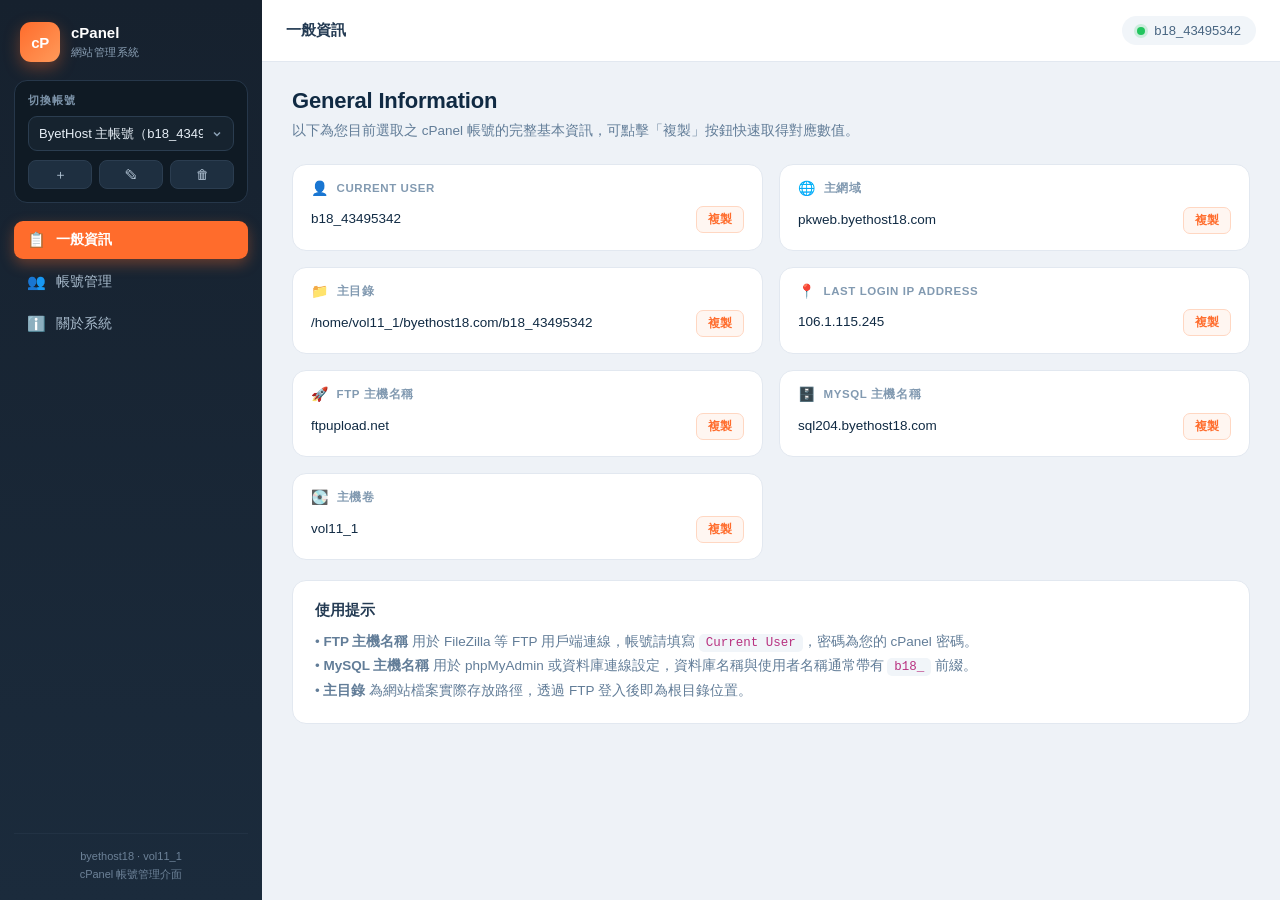
<file: 個人無限流量管理系統.html>
<!DOCTYPE html>
<html lang="zh-CN">
<head>
<meta charset="UTF-8">
<meta name="viewport" content="width=device-width, initial-scale=1.0">
<title>cPanel — 網站管理系統</title>
<style>
  *,*::before,*::after{box-sizing:border-box;}
  html,body{height:100%;}
  body{
    margin:0;
    font-family:-apple-system,BlinkMacSystemFont,"Segoe UI","PingFang TC","Microsoft JhengHei","Helvetica Neue",Arial,sans-serif;
    background:#eef2f7;
    color:#1f2d3d;
    -webkit-font-smoothing:antialiased;
  }
  a{text-decoration:none;color:inherit;}
  button{font-family:inherit;cursor:pointer;border:none;background:none;}
  code,pre{font-family:ui-monospace,SFMono-Regular,Menlo,Consolas,"Liberation Mono",monospace;}

  /* ============ 侧边栏 ============ */
  .sidebar{
    position:fixed;
    top:0;left:0;bottom:0;
    width:262px;
    background:linear-gradient(180deg,#16212e 0%,#1b2b3c 100%);
    color:#c3d0dd;
    display:flex;
    flex-direction:column;
    padding:18px 14px 16px;
    overflow-y:auto;
    z-index:60;
    transition:transform .26s ease;
  }
  .sidebar::-webkit-scrollbar{width:6px;}
  .sidebar::-webkit-scrollbar-thumb{background:#2b3d50;border-radius:3px;}

  .brand{display:flex;align-items:center;gap:11px;padding:4px 6px 18px;}
  .brand-logo{
    width:40px;height:40px;border-radius:11px;
    background:linear-gradient(135deg,#ff6c2c,#ff9a5a);
    color:#fff;font-weight:800;font-size:15px;
    display:grid;place-items:center;letter-spacing:-.5px;
    box-shadow:0 6px 16px rgba(255,108,44,.35);
    flex-shrink:0;
  }
  .brand-text strong{display:block;color:#fff;font-size:15px;line-height:1.25;}
  .brand-text span{font-size:11px;color:#8ba0b5;letter-spacing:.04em;}

  /* ============ 账号切换 ============ */
  .account-switcher{
    background:#0f1a24;
    border:1px solid #26374a;
    border-radius:13px;
    padding:13px;
    margin-bottom:18px;
  }
  .switcher-label{
    display:block;font-size:10.5px;letter-spacing:.1em;text-transform:uppercase;
    color:#7c93a9;margin-bottom:8px;font-weight:600;
  }
  .switcher-select{
    width:100%;
    background:#16232f;
    color:#e6eef6;
    border:1px solid #2b3d50;
    border-radius:9px;
    padding:9px 10px;
    font-size:13px;
    outline:none;
    appearance:none;
    background-image:url("data:image/svg+xml;charset=utf-8,%3Csvg xmlns='http://www.w3.org/2000/svg' width='12' height='12' viewBox='0 0 24 24' fill='none' stroke='%238ba0b5' stroke-width='3'%3E%3Cpath d='M6 9l6 6 6-6'/%3E%3C/svg%3E");
    background-repeat:no-repeat;
    background-position:right 10px center;
    padding-right:30px;
    transition:border-color .15s;
  }
  .switcher-select:focus{border-color:#ff6c2c;}
  .switcher-select option{background:#16232f;color:#e6eef6;}
  .switcher-actions{display:flex;gap:7px;margin-top:9px;}
  .mini-btn{
    flex:1;
    background:#1e2f40;color:#b9cbdb;
    border:1px solid #2b3d50;border-radius:8px;
    padding:7px 0;font-size:13px;line-height:1;
    transition:.15s;
  }
  .mini-btn:hover{background:#28405a;color:#fff;border-color:#3c5876;}
  .mini-btn.danger:hover{background:#5a2222;border-color:#8a3232;color:#ffb3b3;}

  /* ============ 导航 ============ */
  .nav{display:flex;flex-direction:column;gap:4px;flex:1;}
  .nav-item{
    display:flex;align-items:center;gap:10px;
    padding:10px 12px;border-radius:9px;
    font-size:13.5px;color:#a9bccd;
    transition:.15s;
  }
  .nav-item .ni{font-size:15px;width:20px;text-align:center;flex-shrink:0;}
  .nav-item:hover{background:#22354a;color:#fff;}
  .nav-item.active{
    background:#ff6c2c;color:#fff;font-weight:600;
    box-shadow:0 5px 14px rgba(255,108,44,.35);
  }
  .sidebar-footer{
    margin-top:18px;font-size:11px;color:#6d8298;text-align:center;
    padding-top:13px;border-top:1px solid #223244;line-height:1.7;
  }

  /* ============ 主区域 ============ */
  .main{margin-left:262px;min-height:100vh;display:flex;flex-direction:column;}

  .topbar{
    height:62px;background:#fff;border-bottom:1px solid #e2e8f0;
    display:flex;align-items:center;gap:12px;padding:0 24px;
    position:sticky;top:0;z-index:40;
  }
  .menu-btn{display:none;font-size:20px;color:#334e68;padding:4px 8px;border-radius:8px;}
  .menu-btn:hover{background:#f1f5f9;}
  .topbar-title{font-weight:600;font-size:15px;color:#243b53;}
  .topbar-user{
    margin-left:auto;display:flex;align-items:center;gap:9px;
    font-size:13px;color:#486581;background:#f1f5f9;
    padding:7px 15px;border-radius:20px;font-weight:500;
  }
  .dot{
    width:8px;height:8px;border-radius:50%;background:#22c55e;
    box-shadow:0 0 0 3px rgba(34,197,94,.18);
  }

  .view{padding:26px 30px 70px;display:none;animation:fade .25s ease;}
  .view.active{display:block;}
  @keyframes fade{from{opacity:0;transform:translateY(6px);}to{opacity:1;transform:translateY(0);}}

  .page-head{margin-bottom:22px;}
  .page-head h1{font-size:22px;margin:0 0 6px;color:#102a43;letter-spacing:-.2px;}
  .page-head p{margin:0;color:#627d98;font-size:13.5px;line-height:1.6;}

  /* ============ 信息卡片 ============ */
  .info-grid{
    display:grid;
    grid-template-columns:repeat(auto-fill,minmax(320px,1fr));
    gap:16px;
  }
  .info-item{
    background:#fff;border:1px solid #e2e8f0;border-radius:14px;
    padding:16px 18px;
    transition:.18s;
  }
  .info-item:hover{
    border-color:#ffc4a3;
    box-shadow:0 8px 22px rgba(15,42,71,.08);
    transform:translateY(-2px);
  }
  .info-label{
    display:flex;align-items:center;gap:8px;
    font-size:11.5px;font-weight:700;letter-spacing:.05em;
    color:#829ab1;text-transform:uppercase;margin-bottom:11px;
  }
  .info-icon{font-size:14px;line-height:1;}
  .info-value-row{display:flex;align-items:center;gap:10px;}
  .info-value{
    font-size:13.5px;color:#102a43;word-break:break-all;
    flex:1;line-height:1.55;
  }
  .copy-btn{
    font-size:11.5px;color:#ff6c2c;
    border:1px solid #ffd7c2;background:#fff6f1;
    border-radius:7px;padding:5px 11px;white-space:nowrap;
    transition:.15s;font-weight:600;
  }
  .copy-btn:hover{background:#ff6c2c;color:#fff;border-color:#ff6c2c;}

  /* ============ 通用卡片 ============ */
  .card{
    background:#fff;border:1px solid #e2e8f0;border-radius:14px;
    padding:20px 22px;margin-top:20px;
  }
  .card h3{margin:0 0 10px;font-size:14.5px;color:#243b53;}
  .card p{margin:0;font-size:13.5px;color:#627d98;line-height:1.75;}
  .card ul{margin:8px 0 0;padding-left:20px;font-size:13.5px;color:#627d98;line-height:1.9;}
  .card code{
    background:#f1f5f9;color:#b83280;padding:2px 7px;border-radius:5px;font-size:12.5px;
  }

  /* ============ 账号管理视图 ============ */
  .toolbar{display:flex;justify-content:flex-end;margin-bottom:16px;}
  .accounts-list{display:flex;flex-direction:column;gap:12px;}
  .account-card{
    background:#fff;border:1px solid #e2e8f0;border-radius:14px;
    padding:16px 20px;display:flex;align-items:center;gap:16px;
    transition:.18s;flex-wrap:wrap;
  }
  .account-card:hover{border-color:#cbd5e1;box-shadow:0 6px 18px rgba(15,42,71,.07);}
  .account-card.active{border-color:#ff6c2c;background:#fffaf7;}
  .acc-main{flex:1;min-width:200px;}
  .acc-name{font-size:14.5px;font-weight:700;color:#102a43;margin-bottom:5px;display:flex;align-items:center;gap:9px;flex-wrap:wrap;}
  .acc-user{font-size:12.5px;color:#627d98;word-break:break-all;}
  .badge{
    font-size:10.5px;font-weight:700;letter-spacing:.05em;
    background:#ff6c2c;color:#fff;padding:3px 9px;border-radius:20px;
  }
  .acc-actions{display:flex;gap:8px;flex-wrap:wrap;}

  .btn{
    padding:9px 17px;border-radius:9px;font-size:13px;font-weight:600;
    transition:.15s;white-space:nowrap;
  }
  .btn-primary{background:#ff6c2c;color:#fff;box-shadow:0 4px 12px rgba(255,108,44,.28);}
  .btn-primary:hover{background:#e85f22;}
  .btn-ghost{background:#f1f5f9;color:#334e68;}
  .btn-ghost:hover{background:#e2e8f0;}
  .btn-danger{background:#fef2f2;color:#dc2626;}
  .btn-danger:hover{background:#dc2626;color:#fff;}

  /* ============ 模态框 ============ */
  .modal-overlay{
    position:fixed;inset:0;background:rgba(15,26,36,.55);
    display:none;align-items:center;justify-content:center;
    padding:20px;z-index:120;backdrop-filter:blur(2px);
  }
  .modal-overlay.open{display:flex;}
  .modal{
    background:#fff;border-radius:16px;width:min(600px,100%);
    max-height:88vh;overflow-y:auto;padding:26px;
    box-shadow:0 24px 60px rgba(0,0,0,.3);
    animation:pop .22s ease;
  }
  @keyframes pop{from{opacity:0;transform:scale(.96) translateY(10px);}to{opacity:1;transform:scale(1) translateY(0);}}
  .modal h2{margin:0 0 4px;font-size:18px;color:#102a43;}
  .modal .sub{margin:0 0 20px;font-size:13px;color:#829ab1;}
  .form-row{display:grid;grid-template-columns:1fr 1fr;gap:14px;}
  .field{margin-bottom:14px;}
  .field label{
    display:block;font-size:12px;font-weight:700;color:#486581;
    margin-bottom:6px;letter-spacing:.02em;
  }
  .field input{
    width:100%;padding:10px 12px;border:1px solid #cbd5e1;
    border-radius:9px;font-size:13.5px;outline:none;transition:.15s;
    color:#102a43;background:#fff;
  }
  .field input:focus{border-color:#ff6c2c;box-shadow:0 0 0 3px rgba(255,108,44,.15);}
  .field input::placeholder{color:#aab8c5;}
  .modal-actions{display:flex;justify-content:flex-end;gap:10px;margin-top:22px;}

  /* ============ Toast ============ */
  .toast{
    position:fixed;bottom:28px;left:50%;
    transform:translateX(-50%) translateY(24px);
    background:#16212e;color:#fff;
    padding:12px 24px;border-radius:11px;
    font-size:13.5px;font-weight:500;
    opacity:0;pointer-events:none;transition:.28s;z-index:300;
    box-shadow:0 12px 30px rgba(0,0,0,.28);
    max-width:calc(100vw - 40px);
    white-space:nowrap;overflow:hidden;text-overflow:ellipsis;
  }
  .toast.show{opacity:1;transform:translateX(-50%) translateY(0);}

  /* ============ 遮罩 ============ */
  .backdrop{
    position:fixed;inset:0;background:rgba(15,26,36,.45);
    opacity:0;pointer-events:none;transition:.25s;z-index:55;
  }
  .backdrop.show{opacity:1;pointer-events:auto;}

  /* ============ 响应式 ============ */
  @media (max-width:900px){
    .sidebar{transform:translateX(-100%);}
    .sidebar.open{transform:translateX(0);}
    .main{margin-left:0;}
    .menu-btn{display:block;}
    .info-grid{grid-template-columns:1fr;}
    .view{padding:18px 16px 60px;}
    .form-row{grid-template-columns:1fr;}
    .topbar{padding:0 16px;}
    .account-card{flex-direction:column;align-items:flex-start;}
    .acc-actions{width:100%;}
    .acc-actions .btn{flex:1;}
  }
  @media (max-width:480px){
    .topbar-user span:not(.dot){display:none;}
    .page-head h1{font-size:19px;}
  }
</style>
</head>
<body>

<!-- ==================== 侧边栏 ==================== -->
<aside class="sidebar" id="sidebar">
  <div class="brand">
    <div class="brand-logo">cP</div>
    <div class="brand-text">
      <strong>cPanel</strong>
      <span>網站管理系統</span>
    </div>
  </div>

  <div class="account-switcher">
    <label class="switcher-label" for="accountSelect">切換帳號</label>
    <select class="switcher-select" id="accountSelect"></select>
    <div class="switcher-actions">
      <button class="mini-btn" id="btnAddAccount" title="新增帳號">＋</button>
      <button class="mini-btn" id="btnEditAccount" title="編輯目前帳號">✎</button>
      <button class="mini-btn danger" id="btnDeleteAccount" title="刪除目前帳號">🗑</button>
    </div>
  </div>

  <nav class="nav">
    <a class="nav-item active" data-view="general" href="javascript:void(0)">
      <span class="ni">📋</span> 一般資訊
    </a>
    <a class="nav-item" data-view="accounts" href="javascript:void(0)">
      <span class="ni">👥</span> 帳號管理
    </a>
    <a class="nav-item" data-view="about" href="javascript:void(0)">
      <span class="ni">ℹ️</span> 關於系統
    </a>
  </nav>

  <div class="sidebar-footer">
    byethost18 · vol11_1<br>
    cPanel 帳號管理介面
  </div>
</aside>

<div class="backdrop" id="backdrop"></div>

<!-- ==================== 主区域 ==================== -->
<main class="main">
  <header class="topbar">
    <button class="menu-btn" id="menuBtn">☰</button>
    <div class="topbar-title" id="topbarTitle">一般資訊</div>
    <div class="topbar-user">
      <span class="dot"></span>
      <span id="topbarUser">b18_43495342</span>
    </div>
  </header>

  <!-- ---------- 一般信息 ---------- -->
  <section class="view active" id="view-general">
    <div class="page-head">
      <h1>General Information</h1>
      <p>以下為您目前選取之 cPanel 帳號的完整基本資訊，可點擊「複製」按鈕快速取得對應數值。</p>
    </div>

    <div class="info-grid" id="infoGrid"></div>

    <div class="card">
      <h3>使用提示</h3>
      <p>
        • <strong>FTP 主機名稱</strong> 用於 FileZilla 等 FTP 用戶端連線，帳號請填寫 <code>Current User</code>，密碼為您的 cPanel 密碼。<br>
        • <strong>MySQL 主機名稱</strong> 用於 phpMyAdmin 或資料庫連線設定，資料庫名稱與使用者名稱通常帶有 <code>b18_</code> 前綴。<br>
        • <strong>主目錄</strong> 為網站檔案實際存放路徑，透過 FTP 登入後即為根目錄位置。
      </p>
    </div>
  </section>

  <!-- ---------- 账号管理 ---------- -->
  <section class="view" id="view-accounts">
    <div class="page-head">
      <h1>帳號管理</h1>
      <p>您可以新增多組 cPanel 帳號資訊，並隨時於左側「切換帳號」下拉選單中快速切換顯示。</p>
    </div>

    <div class="toolbar">
      <button class="btn btn-primary" id="btnAddAccount2">＋ 新增帳號</button>
    </div>

    <div class="accounts-list" id="accountsList"></div>
  </section>

  <!-- ---------- 关于 ---------- -->
  <section class="view" id="view-about">
    <div class="page-head">
      <h1>關於系統</h1>
      <p>本頁面為 cPanel 帳號資訊管理介面，所有資料儲存於瀏覽器本機（localStorage），不會上傳至任何伺服器。</p>
    </div>

    <div class="card">
      <h3>功能說明</h3>
      <ul>
        <li>顯示 cPanel 一般資訊（Current User、主網域、主目錄、最後登入 IP、FTP 主機、MySQL 主機、主機卷）。</li>
        <li>支援多帳號建立、編輯、刪除與即時切換。</li>
        <li>所有欄位均提供一鍵複製功能。</li>
        <li>資料保存在瀏覽器 <code>localStorage</code>，關閉瀏覽器後再次開啟仍會保留。</li>
        <li>完全響應式設計，支援桌上型、平板與手機瀏覽。</li>
      </ul>
    </div>

    <div class="card">
      <h3>資料保存位置</h3>
      <p>
        帳號清單儲存鍵：<code>cpanel_accounts_v1</code><br>
        目前選取帳號鍵：<code>cpanel_active_v1</code>
      </p>
    </div>
  </section>
</main>

<!-- ==================== 模态框 ==================== -->
<div class="modal-overlay" id="modalOverlay">
  <div class="modal">
    <h2 id="modalTitle">新增帳號</h2>
    <p class="sub" id="modalSub">請填寫下列欄位以建立新的 cPanel 帳號資訊。</p>

    <div class="field">
      <label for="f_label">帳號顯示名稱</label>
      <input type="text" id="f_label" placeholder="例如：ByetHost 主帳號">
    </div>

    <div class="form-row">
      <div class="field">
        <label for="f_username">Current User（目前使用者）</label>
        <input type="text" id="f_username" placeholder="b18_43495342">
      </div>
      <div class="field">
        <label for="f_domain">主網域（Primary Domain）</label>
        <input type="text" id="f_domain" placeholder="pkweb.byethost18.com">
      </div>
    </div>

    <div class="field">
      <label for="f_home">主目錄（Home Directory）</label>
      <input type="text" id="f_home" placeholder="/home/vol11_1/byethost18.com/b18_43495342">
    </div>

    <div class="form-row">
      <div class="field">
        <label for="f_lastIp">Last Login IP Address</label>
        <input type="text" id="f_lastIp" placeholder="106.1.115.245">
      </div>
      <div class="field">
        <label for="f_volume">主機卷（Hosting Volume）</label>
        <input type="text" id="f_volume" placeholder="vol11_1">
      </div>
    </div>

    <div class="form-row">
      <div class="field">
        <label for="f_ftpHost">FTP 主機名稱</label>
        <input type="text" id="f_ftpHost" placeholder="ftpupload.net">
      </div>
      <div class="field">
        <label for="f_mysqlHost">MySQL 主機名稱</label>
        <input type="text" id="f_mysqlHost" placeholder="sql204.byethost18.com">
      </div>
    </div>

    <div class="modal-actions">
      <button class="btn btn-ghost" id="modalCancel">取消</button>
      <button class="btn btn-primary" id="modalSave">儲存</button>
    </div>
  </div>
</div>

<div class="toast" id="toast"></div>

<script>
(function () {
  'use strict';

  /* =========================================================
     常數定義
     ========================================================= */
  var STORAGE_KEY  = 'cpanel_accounts_v1';
  var ACTIVE_KEY   = 'cpanel_active_v1';

  var DEFAULT_ACCOUNTS = [
    {
      id:        'acc_default',
      label:     'ByetHost 主帳號',
      username:  'b18_43495342',
      domain:    'pkweb.byethost18.com',
      home:      '/home/vol11_1/byethost18.com/b18_43495342',
      lastIp:    '106.1.115.245',
      ftpHost:   'ftpupload.net',
      mysqlHost: 'sql204.byethost18.com',
      volume:    'vol11_1'
    }
  ];

  var FIELDS = [
    { key: 'username',  label: 'Current User',           icon: '👤' },
    { key: 'domain',    label: '主網域',                  icon: '🌐' },
    { key: 'home',      label: '主目錄',                  icon: '📁' },
    { key: 'lastIp',    label: 'Last Login IP Address',  icon: '📍' },
    { key: 'ftpHost',   label: 'FTP 主機名稱',            icon: '🚀' },
    { key: 'mysqlHost', label: 'MySQL 主機名稱',          icon: '🗄️' },
    { key: 'volume',    label: '主機卷',                  icon: '💽' }
  ];

  /* =========================================================
     通用工具
     ========================================================= */
  function esc(value) {
    return String(value == null ? '' : value).replace(/[&<>"']/g, function (c) {
      return { '&': '&amp;', '<': '&lt;', '>': '&gt;', '"': '&quot;', "'": '&#39;' }[c];
    });
  }

  function deepCopy(obj) {
    return JSON.parse(JSON.stringify(obj));
  }

  var toastTimer = null;
  function showToast(msg) {
    var el = document.getElementById('toast');
    el.textContent = msg;
    el.classList.add('show');
    clearTimeout(toastTimer);
    toastTimer = setTimeout(function () {
      el.classList.remove('show');
    }, 2000);
  }

  function copyText(text) {
    if (navigator.clipboard && navigator.clipboard.writeText) {
      navigator.clipboard.writeText(text).then(
        function () { showToast('已複製：' + text); },
        function () { fallbackCopy(text); }
      );
    } else {
      fallbackCopy(text);
    }
  }

  function fallbackCopy(text) {
    var ta = document.createElement('textarea');
    ta.value = text;
    ta.setAttribute('readonly', '');
    ta.style.position = 'fixed';
    ta.style.top = '0';
    ta.style.left = '-9999px';
    document.body.appendChild(ta);
    ta.select();
    ta.setSelectionRange(0, ta.value.length);
    try {
      var ok = document.execCommand('copy');
      showToast(ok ? ('已複製：' + text) : '複製失敗，請手動選取');
    } catch (e) {
      showToast('複製失敗，請手動選取');
    }
    document.body.removeChild(ta);
  }

  /* =========================================================
     資料層
     ========================================================= */
  var accounts = [];
  var activeId = '';

  function saveAccounts() {
    try { localStorage.setItem(STORAGE_KEY, JSON.stringify(accounts)); } catch (e) {}
  }

  function saveActive() {
    try { localStorage.setItem(ACTIVE_KEY, activeId); } catch (e) {}
  }

  function loadData() {
    var arr = null;
    try {
      var raw = localStorage.getItem(STORAGE_KEY);
      if (raw) {
        var parsed = JSON.parse(raw);
        if (Array.isArray(parsed) && parsed.length > 0) {
          arr = parsed;
        }
      }
    } catch (e) {
      arr = null;
    }

    accounts = arr ? arr : deepCopy(DEFAULT_ACCOUNTS);

    var saved = null;
    try { saved = localStorage.getItem(ACTIVE_KEY); } catch (e) {}

    var found = false;
    for (var i = 0; i < accounts.length; i++) {
      if (accounts[i].id === saved) { found = true; break; }
    }
    activeId = found ? saved : accounts[0].id;

    if (!arr) saveAccounts();
    saveActive();
  }

  function getActive() {
    for (var i = 0; i < accounts.length; i++) {
      if (accounts[i].id === activeId) return accounts[i];
    }
    return accounts[0];
  }

  function findAccount(id) {
    for (var i = 0; i < accounts.length; i++) {
      if (accounts[i].id === id) return accounts[i];
    }
    return null;
  }

  function genId() {
    return 'acc_' + Date.now() + '_' + Math.floor(Math.random() * 10000);
  }

  /* =========================================================
     渲染
     ========================================================= */
  function renderSelect() {
    var sel = document.getElementById('accountSelect');
    var html = '';
    for (var i = 0; i < accounts.length; i++) {
      var a = accounts[i];
      var text = a.label ? (a.label + '（' + a.username + '）') : a.username;
      html += '<option value="' + esc(a.id) + '"' +
              (a.id === activeId ? ' selected' : '') + '>' +
              esc(text) + '</option>';
    }
    sel.innerHTML = html;
  }

  function renderGeneral() {
    var acc = getActive();
    var grid = document.getElementById('infoGrid');
    var html = '';

    for (var i = 0; i < FIELDS.length; i++) {
      var f = FIELDS[i];
      var val = acc[f.key];
      if (val === undefined || val === null || val === '') val = '—';

      html +=
        '<div class="info-item">' +
          '<div class="info-label">' +
            '<span class="info-icon">' + f.icon + '</span>' +
            esc(f.label) +
          '</div>' +
          '<div class="info-value-row">' +
            '<span class="info-value">' + esc(val) + '</span>' +
            '<button type="button" class="copy-btn" data-copy="' + esc(val) + '">複製</button>' +
          '</div>' +
        '</div>';
    }

    grid.innerHTML = html;
  }

  function renderAccountsView() {
    var wrap = document.getElementById('accountsList');
    var html = '';

    for (var i = 0; i < accounts.length; i++) {
      var a = accounts[i];
      var isActive = (a.id === activeId);

      html +=
        '<div class="account-card' + (isActive ? ' active' : '') + '">' +
          '<div class="acc-main">' +
            '<div class="acc-name">' +
              esc(a.label || a.username) +
              (isActive ? '<span class="badge">目前使用</span>' : '') +
            '</div>' +
            '<div class="acc-user">' +
              esc(a.username) + ' · ' + esc(a.domain) +
            '</div>' +
          '</div>' +
          '<div class="acc-actions">' +
            '<button class="btn btn-ghost" data-action="switch" data-id="' + esc(a.id) + '">切換</button>' +
            '<button class="btn btn-ghost" data-action="edit" data-id="' + esc(a.id) + '">編輯</button>' +
            '<button class="btn btn-danger" data-action="delete" data-id="' + esc(a.id) + '">刪除</button>' +
          '</div>' +
        '</div>';
    }

    wrap.innerHTML = html;
  }

  function renderTopbar() {
    var acc = getActive();
    document.getElementById('topbarUser').textContent = acc.username || '—';
  }

  function renderAll() {
    renderSelect();
    renderGeneral();
    renderAccountsView();
    renderTopbar();
  }

  /* =========================================================
     视图切换
     ========================================================= */
  var VIEW_TITLES = {
    general:  '一般資訊',
    accounts: '帳號管理',
    about:    '關於系統'
  };

  function switchView(name) {
    var views = document.querySelectorAll('.view');
    for (var i = 0; i < views.length; i++) {
      views[i].classList.remove('active');
    }
    var target = document.getElementById('view-' + name);
    if (target) target.classList.add('active');

    var items = document.querySelectorAll('.nav-item');
    for (var j = 0; j < items.length; j++) {
      if (items[j].getAttribute('data-view') === name) {
        items[j].classList.add('active');
      } else {
        items[j].classList.remove('active');
      }
    }

    document.getElementById('topbarTitle').textContent = VIEW_TITLES[name] || '';

    closeSidebar();
    window.scrollTo({ top: 0, behavior: 'smooth' });
  }

  /* =========================================================
     侧边栏（移动端）
     ========================================================= */
  function openSidebar() {
    document.getElementById('sidebar').classList.add('open');
    document.getElementById('backdrop').classList.add('show');
  }

  function closeSidebar() {
    document.getElementById('sidebar').classList.remove('open');
    document.getElementById('backdrop').classList.remove('show');
  }

  /* =========================================================
     模态框
     ========================================================= */
  var modalMode = 'add';       // 'add' | 'edit'
  var modalEditId = null;

  var FORM_IDS = ['f_label', 'f_username', 'f_domain', 'f_home',
                  'f_lastIp', 'f_ftpHost', 'f_mysqlHost', 'f_volume'];

  function openModal(mode, acc) {
    modalMode = mode;
    modalEditId = acc ? acc.id : null;

    var title = mode === 'add' ? '新增帳號' : '編輯帳號';
    var sub = mode === 'add'
      ? '請填寫下列欄位以建立新的 cPanel 帳號資訊。'
      : '修改下列欄位後點擊「儲存」即可更新。';

    document.getElementById('modalTitle').textContent = title;
    document.getElementById('modalSub').textContent = sub;

    document.getElementById('f_label').value     = acc ? (acc.label || '')     : '';
    document.getElementById('f_username').value  = acc ? (acc.username || '')  : '';
    document.getElementById('f_domain').value    = acc ? (acc.domain || '')    : '';
    document.getElementById('f_home').value      = acc ? (acc.home || '')      : '';
    document.getElementById('f_lastIp').value    = acc ? (acc.lastIp || '')    : '';
    document.getElementById('f_ftpHost').value   = acc ? (acc.ftpHost || '')   : '';
    document.getElementById('f_mysqlHost').value = acc ? (acc.mysqlHost || '') : '';
    document.getElementById('f_volume').value    = acc ? (acc.volume || '')    : '';

    document.getElementById('modalOverlay').classList.add('open');
    setTimeout(function () {
      document.getElementById('f_label').focus();
    }, 80);
  }

  function closeModal() {
    document.getElementById('modalOverlay').classList.remove('open');
    modalEditId = null;
  }

  function saveModal() {
    var data = {
      label:     document.getElementById('f_label').value.trim(),
      username:  document.getElementById('f_username').value.trim(),
      domain:    document.getElementById('f_domain').value.trim(),
      home:      document.getElementById('f_home').value.trim(),
      lastIp:    document.getElementById('f_lastIp').value.trim(),
      ftpHost:   document.getElementById('f_ftpHost').value.trim(),
      mysqlHost: document.getElementById('f_mysqlHost').value.trim(),
      volume:    document.getElementById('f_volume').value.trim()
    };

    if (!data.username) {
      showToast('請填寫 Current User');
      document.getElementById('f_username').focus();
      return;
    }
    if (!data.domain) {
      showToast('請填寫主網域');
      document.getElementById('f_domain').focus();
      return;
    }
    if (!data.label) {
      data.label = data.username;
    }

    if (modalMode === 'add') {
      data.id = genId();
      accounts.push(data);
      activeId = data.id;
      showToast('已新增帳號：' + data.label);
    } else {
      var target = findAccount(modalEditId);
      if (!target) {
        showToast('找不到要編輯的帳號');
        closeModal();
        return;
      }
      target.label     = data.label;
      target.username  = data.username;
      target.domain    = data.domain;
      target.home      = data.home;
      target.lastIp    = data.lastIp;
      target.ftpHost   = data.ftpHost;
      target.mysqlHost = data.mysqlHost;
      target.volume    = data.volume;
      showToast('已更新帳號：' + data.label);
    }

    saveAccounts();
    saveActive();
    renderAll();
    closeModal();
  }

  /* =========================================================
     账号操作
     ========================================================= */
  function switchAccount(id) {
    if (!findAccount(id)) return;
    activeId = id;
    saveActive();
    renderAll();
    var acc = getActive();
    showToast('已切換至：' + (acc.label || acc.username));
  }

  function deleteAccount(id) {
    var acc = findAccount(id);
    if (!acc) return;

    if (accounts.length <= 1) {
      showToast('至少需保留一個帳號，無法刪除');
      return;
    }

    var ok = window.confirm('確定要刪除帳號「' + (acc.label || acc.username) + '」嗎？此操作無法復原。');
    if (!ok) return;

    var idx = -1;
    for (var i = 0; i < accounts.length; i++) {
      if (accounts[i].id === id) { idx = i; break; }
    }
    if (idx === -1) return;

    accounts.splice(idx, 1);

    if (activeId === id) {
      activeId = accounts[0].id;
    }

    saveAccounts();
    saveActive();
    renderAll();
    showToast('已刪除帳號');
  }

  /* =========================================================
     事件绑定
     ========================================================= */
  function bindEvents() {
    /* --- 侧边栏切换 --- */
    document.getElementById('menuBtn').addEventListener('click', function () {
      var sb = document.getElementById('sidebar');
      if (sb.classList.contains('open')) {
        closeSidebar();
      } else {
        openSidebar();
      }
    });

    document.getElementById('backdrop').addEventListener('click', closeSidebar);

    /* --- 导航 --- */
    var navItems = document.querySelectorAll('.nav-item');
    for (var i = 0; i < navItems.length; i++) {
      (function (item) {
        item.addEventListener('click', function () {
          switchView(item.getAttribute('data-view'));
        });
      })(navItems[i]);
    }

    /* --- 账号下拉切换 --- */
    document.getElementById('accountSelect').addEventListener('change', function (e) {
      switchAccount(e.target.value);
    });

    /* --- 侧边栏按钮 --- */
    document.getElementById('btnAddAccount').addEventListener('click', function () {
      openModal('add', null);
    });

    document.getElementById('btnEditAccount').addEventListener('click', function () {
      openModal('edit', getActive());
    });

    document.getElementById('btnDeleteAccount').addEventListener('click', function () {
      deleteAccount(activeId);
    });

    /* --- 账号管理页按钮 --- */
    document.getElementById('btnAddAccount2').addEventListener('click', function () {
      openModal('add', null);
    });

    document.getElementById('accountsList').addEventListener('click', function (e) {
      var btn = e.target.closest ? e.target.closest('button[data-action]') : null;
      if (!btn) return;

      var action = btn.getAttribute('data-action');
      var id = btn.getAttribute('data-id');

      if (action === 'switch') {
        switchAccount(id);
      } else if (action === 'edit') {
        var acc = findAccount(id);
        if (acc) openModal('edit', acc);
      } else if (action === 'delete') {
        deleteAccount(id);
      }
    });

    /* --- 复制按钮（事件委托） --- */
    document.getElementById('infoGrid').addEventListener('click', function (e) {
      var btn = e.target.closest ? e.target.closest('.copy-btn') : null;
      if (!btn) return;
      var text = btn.getAttribute('data-copy');
      if (text && text !== '—') {
        copyText(text);
      } else {
        showToast('此欄位無資料可複製');
      }
    });

    /* --- 模态框 --- */
    document.getElementById('modalCancel').addEventListener('click', closeModal);
    document.getElementById('modalSave').addEventListener('click', saveModal);

    document.getElementById('modalOverlay').addEventListener('click', function (e) {
      if (e.target === this) closeModal();
    });

    /* --- 键盘 --- */
    document.addEventListener('keydown', function (e) {
      if (e.key === 'Escape') {
        var overlay = document.getElementById('modalOverlay');
        if (overlay.classList.contains('open')) {
          closeModal();
        } else {
          closeSidebar();
        }
      }
      if (e.key === 'Enter') {
        var overlay = document.getElementById('modalOverlay');
        if (overlay.classList.contains('open')) {
          e.preventDefault();
          saveModal();
        }
      }
    });

    /* --- 窗口尺寸变化 --- */
    window.addEventListener('resize', function () {
      if (window.innerWidth > 900) {
        closeSidebar();
      }
    });
  }

  /* =========================================================
     初始化
     ========================================================= */
  function init() {
    loadData();
    renderAll();
    bindEvents();
  }

  if (document.readyState === 'loading') {
    document.addEventListener('DOMContentLoaded', init);
  } else {
    init();
  }

})();
</script>
</body>
</html>
</file>
